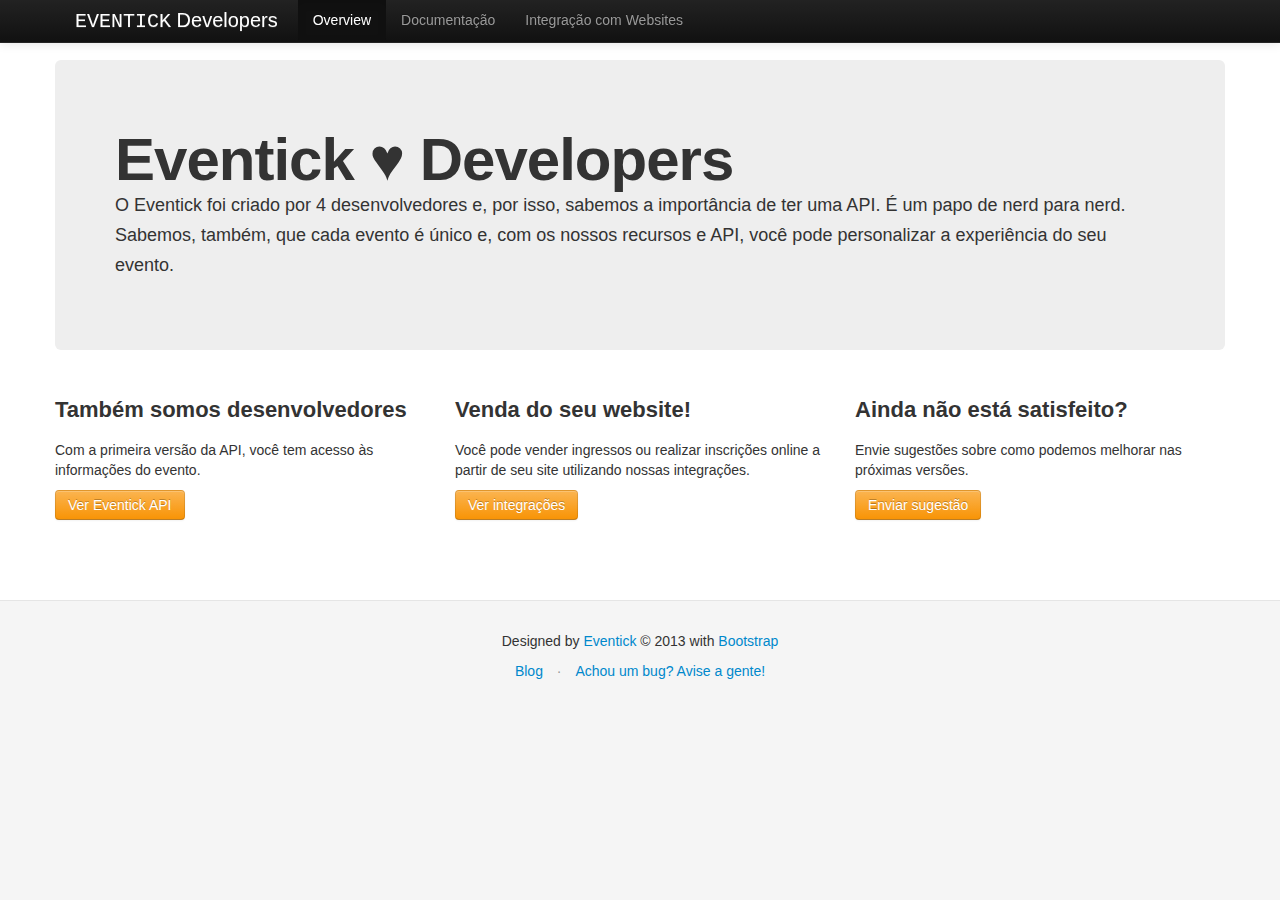
<file: index.html>
<!DOCTYPE html>
<html lang="pt-BR">
    <head>
        <meta charset="utf-8">
        <title>Eventick para desenvolvedores</title>
        <meta name="description" content="  ">

        <!-- styles -->
        <link href="assets/css/bootstrap.min.css" rel="stylesheet">
        <link href="assets/css/bootstrap-responsive.min.css" rel="stylesheet">
        <link href="assets/css/main.css" rel="stylesheet">
        <link href="assets/js/google-code-prettify/prettify.css" rel="stylesheet">
        <link href="http://desenvolvedor.eventick.com.br/integracao" rel="canonical">
    </head>
    <body>
        <div class="navbar navbar-inverse navbar-fixed-top">
            <div class="navbar-inner">
                <button type="button"class="btn btn-navbar" data-toggle="collapse" data-target=".nav-collapse">
                    <span class="icon-bar"></span>
                    <span class="icon-bar"></span>
                    <span class="icon-bar"></span>
                </button>
               <div class="container">
                    <a class="brand" href="./"><span>Eventick</span> Developers</a>
                <div class="nav-collapse collapse">
                    <ul class="nav">
                        <li class="active">
                            <a href="./">Overview</a>
                        </li>
                        <li>
                            <a href="./docs">Documentação</a>
                        </li>
                        <li>
                            <a href="./integracao">Integração com Websites</a>
                        </li>
                    </ul>
                </div><!-- /.collapse -->
               </div>
            </div>
        </div><!-- /.navbar -->
        <div class="wrap">
        <div class="container ">
        <div class="row">
            <div class="span12">
                            <header class="hero-unit">
                <div class="inner">
                    <h1>Eventick ♥ Developers</h1>
                    <p>O Eventick foi criado por 4 desenvolvedores e, por isso, sabemos a importância de ter uma API. É um papo de nerd para nerd. Sabemos, também, que cada evento é único e, com os nossos recursos e API, você pode personalizar a experiência do seu evento. </p>

                </div>
            </header>
            </div>
        </div>

            <div class="row">
                <div class="span4 box">
                    <h2>
                        Também somos desenvolvedores
                    </h2>
                    <p>Com a primeira versão da API, você tem acesso às informações do evento.</p>
                     <p class="download-info">
                         <a href="./docs" class="btn btn-warning" >Ver Eventick API</a>
                    </p>
                </div>
                <div class="span4 box">
                    <h2>
                        Venda do seu website!
                    </h2>
                    <p>Você pode vender ingressos ou realizar inscrições online a partir de seu site utilizando nossas integrações.</p>
                     <p class="download-info"><a href="./integracao" class="btn btn-warning" >Ver integrações</a></p>

                </div>
                <div class="span4 box">
                    <h2>
                        Ainda não está satisfeito?
                    </h2>
                    <p>Envie sugestões sobre como podemos melhorar nas próximas versões.</p>
                     <p class="download-info"><a href="mailto:api@eventick.com.br" class="btn btn-warning" >Enviar sugestão</a></p>
                </div>
            </div>
<!--
            <h2>Não sabe por onde começar?<small>Um veja os nossos clients</small></h2>
            <div class="row">
                <div class="span6">Ruby</div>
                <div class="span6">Javascript</div>
            </div> -->
        </div> <!-- /.contairner -->
        </div>
        <footer class="footer ">
          <div class="container">
            <p>Designed by <a href="http://www.eventick.com.br">Eventick</a> © 2013 with <a href="http://twitter.github.io/bootstrap/">Bootstrap</a></p>
            <ul class="footer-links inline">
              <li><a href="http://blog.eventick.com.br">Blog</a></li>
              <li class="muted">·</li>
              <li><a href="mailto:api@eventick.com.br">Achou um bug? Avise a gente!</a></li>
            </ul>
          </div>
        </footer>

        <script src="assets/js/jquery.js"></script>
        <script src="assets/js/bootstrap-transition.js"></script>
        <script src="assets/js/bootstrap-alert.js"></script>
        <script src="assets/js/bootstrap-modal.js"></script>
        <script src="assets/js/bootstrap-dropdown.js"></script>
        <script src="assets/js/bootstrap-scrollspy.js"></script>
        <script src="assets/js/bootstrap-tab.js"></script>
        <script src="assets/js/bootstrap-tooltip.js"></script>
        <script src="assets/js/bootstrap-popover.js"></script>
        <script src="assets/js/bootstrap-button.js"></script>
        <script src="assets/js/bootstrap-collapse.js"></script>
        <script src="assets/js/bootstrap-carousel.js"></script>
        <script src="assets/js/bootstrap-typeahead.js"></script>
        <script src="assets/js/bootstrap-affix.js"></script>

        <script src="assets/js/google-code-prettify/prettify.js"></script>

        <script>
  (function(i,s,o,g,r,a,m){i['GoogleAnalyticsObject']=r;i[r]=i[r]||function(){
  (i[r].q=i[r].q||[]).push(arguments)},i[r].l=1*new Date();a=s.createElement(o),
  m=s.getElementsByTagName(o)[0];a.async=1;a.src=g;m.parentNode.insertBefore(a,m)
  })(window,document,'script','//www.google-analytics.com/analytics.js','ga');

  ga('create', 'UA-26139355-4', 'eventick.com.br');
  ga('send', 'pageview');

</script>
    </body>
</html>
</file>
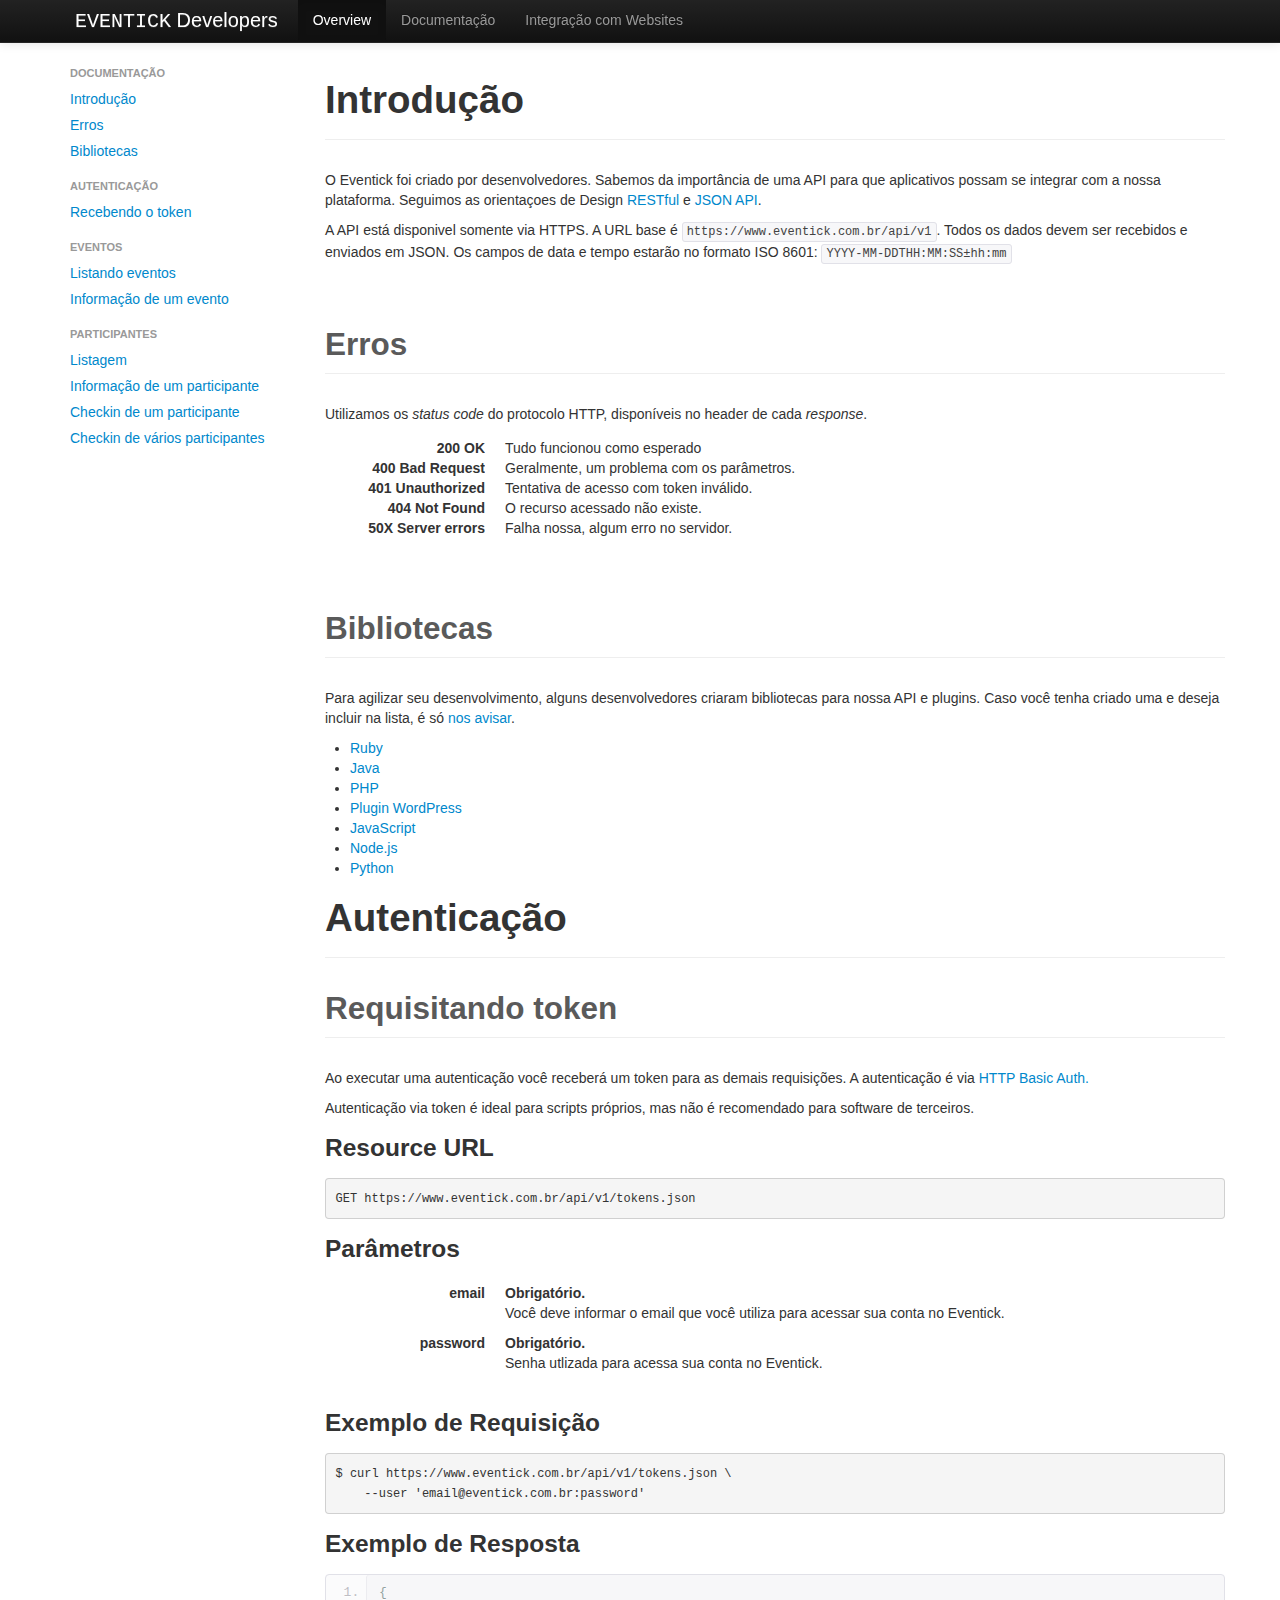
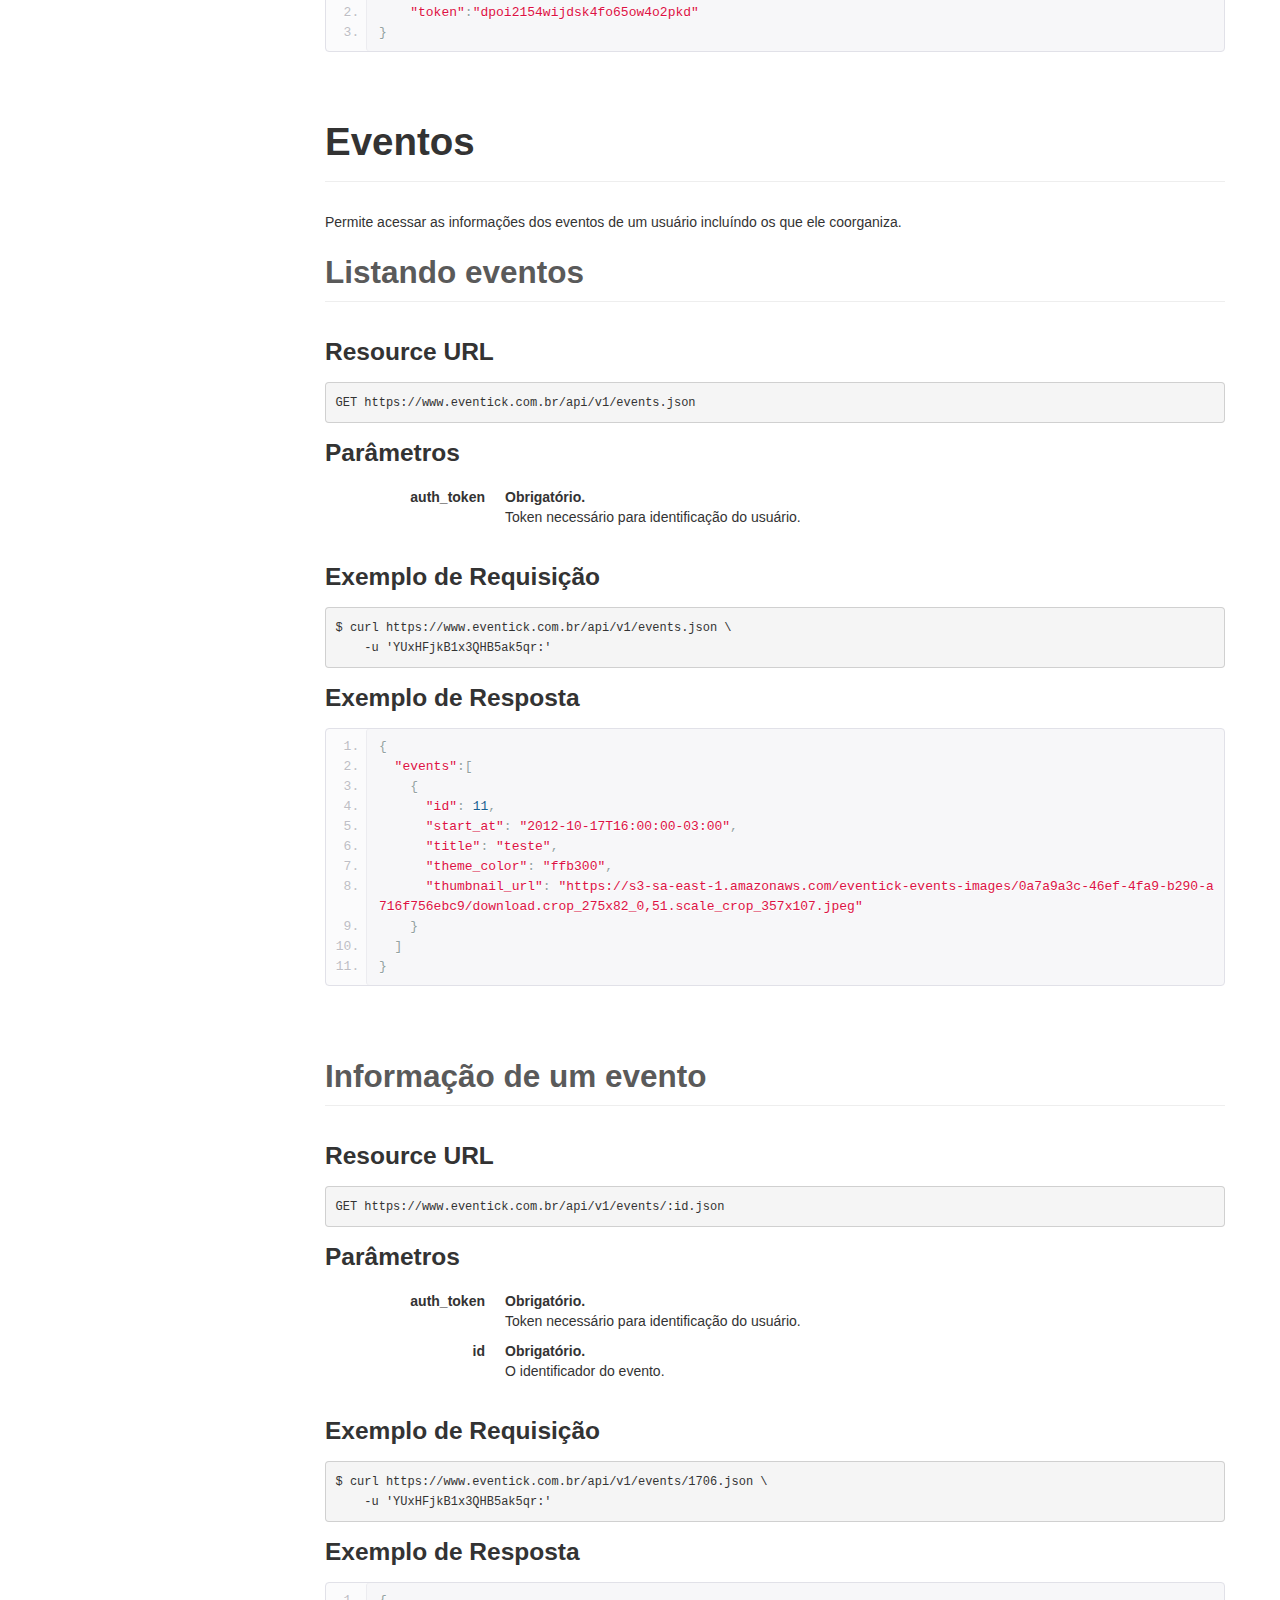
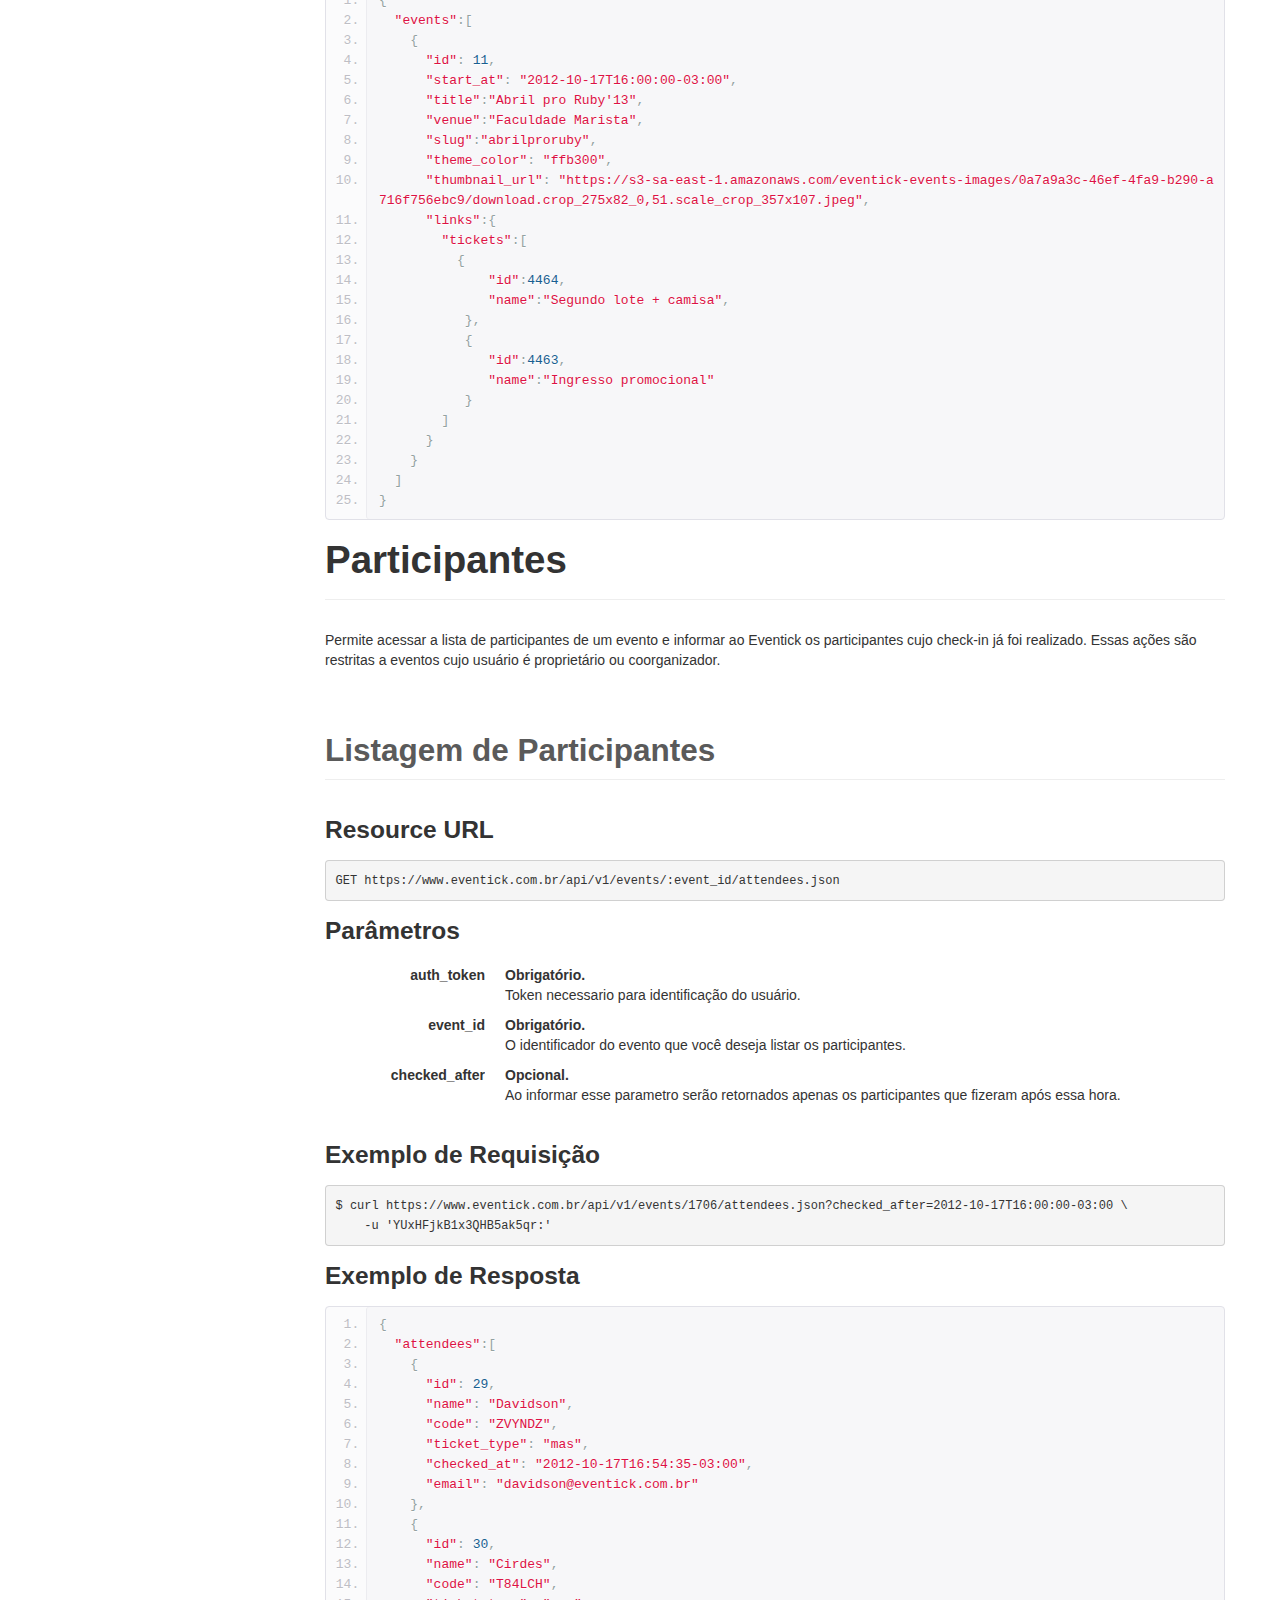
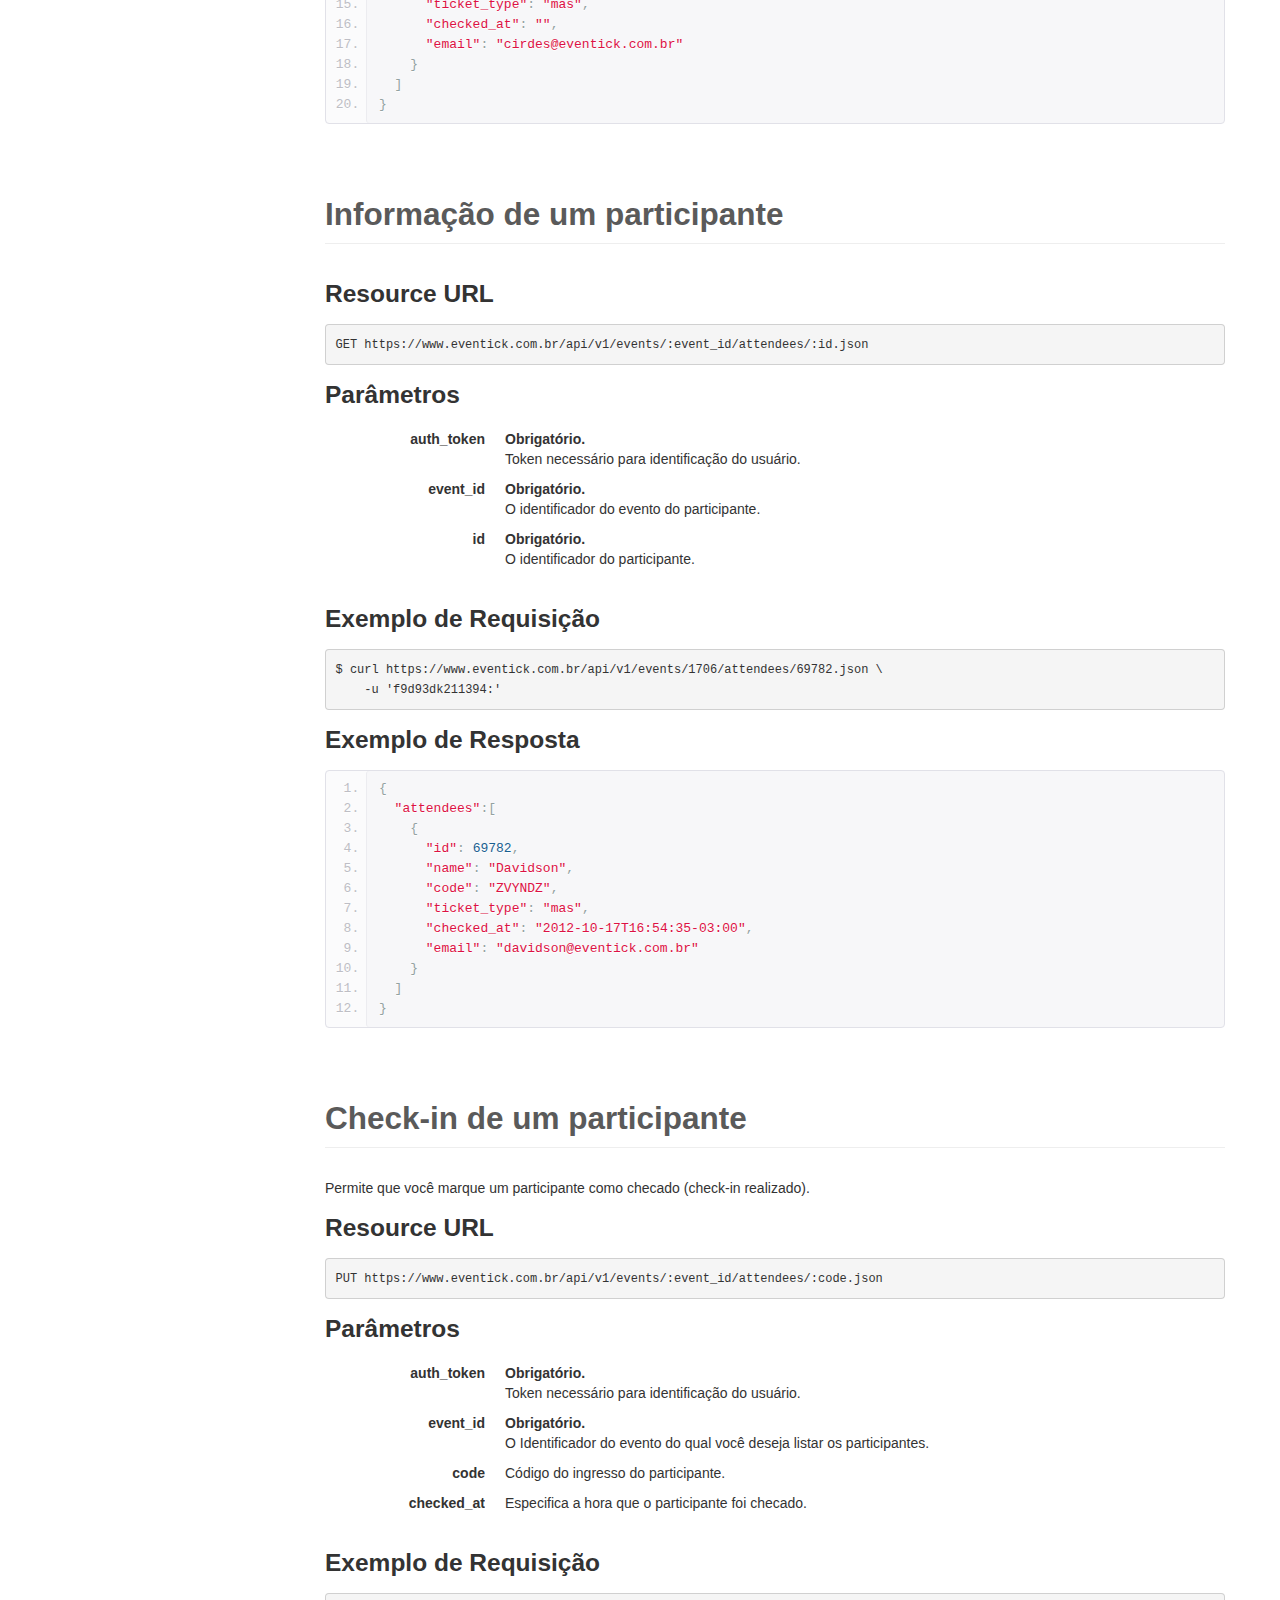
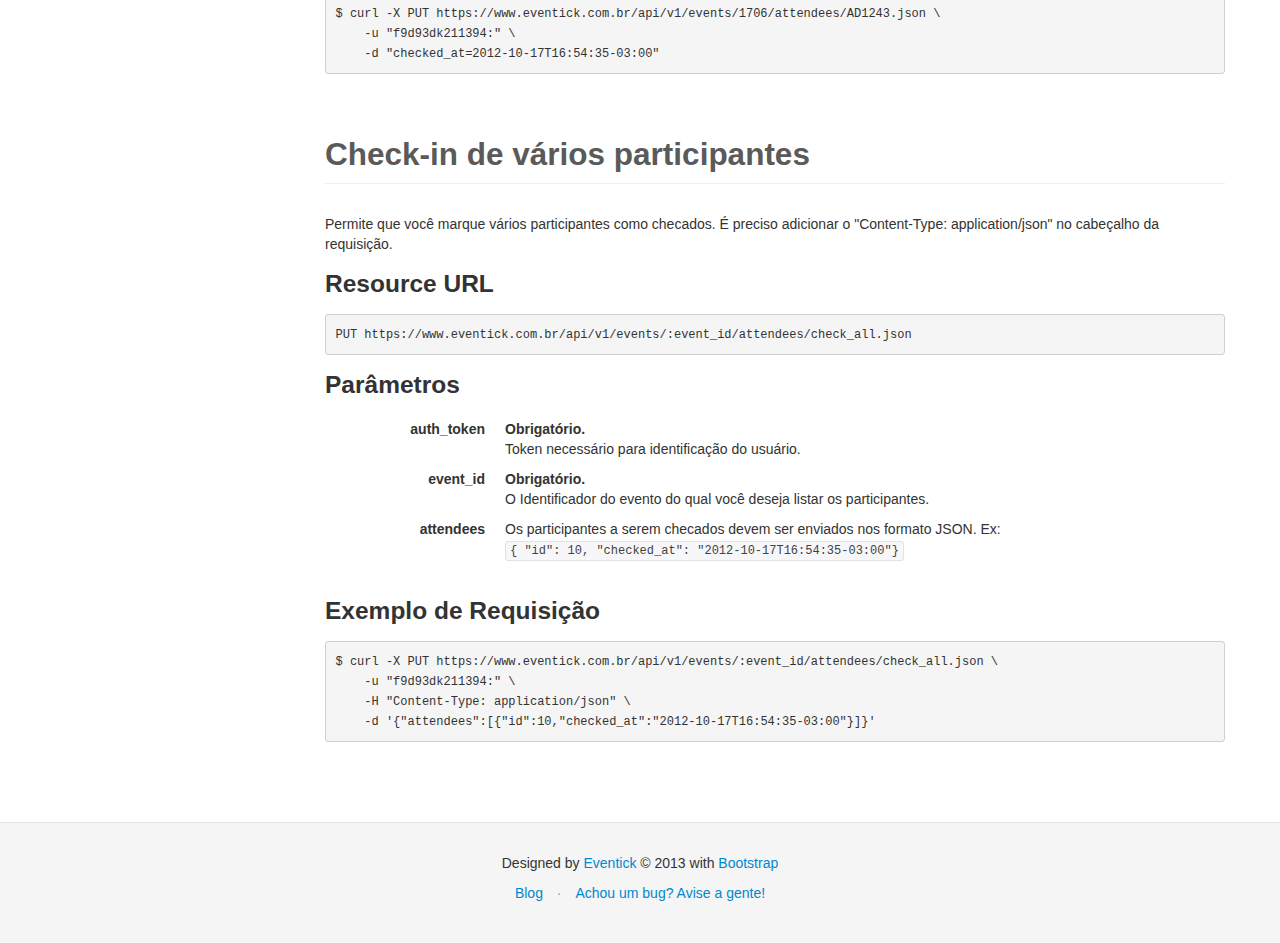
<file: docs.html>
<!DOCTYPE html>
<html lang="pt-BR">
<head>
  <meta charset="utf-8">
  <title>Documentação - Eventick Rest API V1</title>
  <meta name="description" content="  ">

  <!-- styles -->
  <link href="assets/css/bootstrap.min.css" rel="stylesheet">
  <link href="assets/css/bootstrap-responsive.min.css" rel="stylesheet">
  <link href="assets/css/main.css" rel="stylesheet">
  <link href="assets/js/google-code-prettify/prettify.css" rel="stylesheet">
  <link href="http://desenvolvedor.eventick.com.br/integracao" rel="canonical">
</head>
<body data-spy="scroll" data-target=".sidebar" data-offset-top="60">
  <div class="navbar navbar-inverse navbar-fixed-top" >
    <div class="navbar-inner">
      <button type="button"class="btn btn-navbar" data-toggle="collapse" data-target=".nav-collapse">
        <span class="icon-bar"></span>
        <span class="icon-bar"></span>
        <span class="icon-bar"></span>
      </button>
               <div class="container">
                    <a class="brand" href="./"><span>Eventick</span> Developers</a>
                <div class="nav-collapse collapse">
                    <ul class="nav">
                        <li class="active">
                            <a href="./">Overview</a>
                        </li>
                        <li>
                            <a href="./docs">Documentação</a>
                        </li>
                        <li>
                            <a href="./integracao">Integração com Websites</a>
                        </li>
                    </ul>
                </div><!-- /.collapse -->
               </div>
    </div>
  </div><!-- /.navbar -->


<div class="wrap">
  <div class="container">
    <div class="row">

      <div class="span3 sidebar">
        <ul class="nav nav-list" >
          <li class="nav-header">Documentação</li>
          <li><a href="#introducao">Introdução</a></li>
          <li><a href="#erros">Erros</a></li>
          <li><a href="#libaries">Bibliotecas</a></li>
          <li class="nav-header">Autenticação</li>
          <li><a href="#autenticao">Recebendo o token</a></li>
          <li class="nav-header">Eventos</li>
          <li><a href="#eventos-all">Listando eventos</a></li>
          <li><a href="#evento">Informação de um evento</a></li>
          <li class="nav-header">Participantes</li>
          <li><a href="#lista_part">Listagem</a></li>
          <li><a href="#participante">Informação de um participante</a></li>
          <li><a href="#check">Checkin de um participante</a></li>
          <li><a href="#check-all">Checkin de vários participantes</a></li>
        </ul>
      </div>
      <div class="span9">
        <div class="row">
          <section id="introducao">
            <div class="page-header">
              <h1>Introdução</h1>
            </div>
            <p>
              O Eventick foi criado por desenvolvedores. Sabemos da importância de uma API para
              que aplicativos possam se integrar com a nossa plataforma. Seguimos as orientaçoes de Design <a href="http://en.wikipedia.org/wiki/Representational_State_Transfer" target="_blank">RESTful</a> e  <a href="http://jsonapi.org/" target="_blank">JSON API</a>.
            </p>

            <p>A API está disponivel somente via HTTPS. A URL base é <code>https://www.eventick.com.br/api/v1</code>. Todos os dados devem ser recebidos e enviados em JSON. Os campos de data e tempo estarão no formato ISO 8601: <code>YYYY-MM-DDTHH:MM:SS±hh:mm</code></p>
            <section id="erros">
              <h2>Erros</h2>
              <p>Utilizamos os <i>status code</i> do protocolo HTTP, disponíveis no header de cada <i>response</i>.</p>

              <dl class="dl-horizontal">
                <dt>200 OK</dt> <dd>Tudo funcionou como esperado</dd>
                <dt>400 Bad Request</dt><dd>Geralmente, um problema com os parâmetros.</dd>
                <dt>401 Unauthorized</dt><dd>Tentativa de acesso com token inválido.</dd>
                <dt>404 Not Found</dt><dd>O recurso acessado não existe.</dd>
                <dt>50X Server errors</dt><dd>Falha nossa, algum erro no servidor.</dd>
              </dl>
            </section>

            <section id="libaries">
                <h2>Bibliotecas</h2>
                <p>Para agilizar seu desenvolvimento, alguns desenvolvedores criaram bibliotecas para nossa API e plugins. Caso você tenha criado uma e deseja incluir na lista, é só <a href="mailto:api@eventick.com.br">nos avisar</a>.</p>

                <ul>
                    <li><a href="https://github.com/lukelex/eventick_api">Ruby</a></li>
                    <li><a href="https://github.com/rodrigoalvesvieira/eventick-api">Java</a></li>
                    <li><a href="https://github.com/djalmaaraujo/eventickapi_php">PHP</a></li>
                    <li><a href="https://github.com/castroalves/wp-eventick">Plugin WordPress</a></li>
                    <li><a href="https://github.com/jugoncalves/eventick.js">JavaScript</a></li>
                    <li><a href="https://github.com/jeffersonmourak/node-eventick">Node.js</a></li>
                    <li><a href="https://github.com/hudsonbrendon/pyeventick">Python</a></li>
                </ul>
              </section>
          </section>

          <section id="autenticao">
            <div class="page-header">
              <h1>Autenticação</h1>
            </div>

            <h2>Requisitando token</h2>

            <p>Ao executar uma autenticação você receberá um token para as demais requisições. A autenticação é via <a href="http://en.wikipedia.org/wiki/Basic_access_authentication" target="_blank">HTTP Basic Auth.</a></p>
            <p>Autenticação via token é ideal para scripts próprios, mas não é recomendado para software de terceiros.</p>
            <h3>Resource URL</h3>
            <pre><code>GET https://www.eventick.com.br/api/v1/tokens.json</code></pre>

            <h3>Parâmetros</h3>
            <dl class="dl-horizontal">
              <dt>email</dt><dd><span>Obrigatório.</span><p>Você deve informar o email que você utiliza para acessar sua conta no Eventick.</p></dd>
              <dt>password</dt><dd><span>Obrigatório.</span><p>Senha utlizada para acessa sua conta no Eventick.</p></dd>
            </dl>

            <h3>Exemplo de Requisição</h3>

<pre><code>$ curl https://www.eventick.com.br/api/v1/tokens.json \
    --user 'email@eventick.com.br:password'</code></pre>

            <h3>Exemplo de Resposta</h3>
<pre class="prettyprint language-javascript linenums">
{
    "token":"dpoi2154wijdsk4fo65ow4o2pkd"
}</pre>
        </section>

        <section id="eventos">
          <section id="eventos-all">
            <div class="page-header">
              <h1>Eventos</h1>
            </div>
            <p>Permite acessar as informações dos eventos de um usuário incluíndo os que ele coorganiza.</p>

            <h2>Listando eventos</h2>

            <h3>Resource URL</h3>
            <pre><code>GET https://www.eventick.com.br/api/v1/events.json</code></pre>

            <h3>Parâmetros</h3>
            <dl class="dl-horizontal">
              <dt>auth_token</dt>
              <dd><span>Obrigatório.</span><p>Token necessário para identificação do usuário.</p></dd>
            </dl>


            <h3>Exemplo de Requisição</h3>
<pre><code>$ curl https://www.eventick.com.br/api/v1/events.json \
    -u 'YUxHFjkB1x3QHB5ak5qr:'</code></pre>

            <h3>Exemplo de Resposta</h3>
<pre class="prettyprint language-javascript linenums">
{
  "events":[
    {
      "id": 11,
      "start_at": "2012-10-17T16:00:00-03:00",
      "title": "teste",
      "theme_color": "ffb300",
      "thumbnail_url": "https://s3-sa-east-1.amazonaws.com/eventick-events-images/0a7a9a3c-46ef-4fa9-b290-a716f756ebc9/download.crop_275x82_0,51.scale_crop_357x107.jpeg"
    }
  ]
}
</pre>
          </section>

          <section id="evento">
            <h2>Informação de um evento</h2>

            <h3>Resource URL</h3>
            <pre><code>GET https://www.eventick.com.br/api/v1/events/:id.json</code></pre>

            <h3>Parâmetros</h3>
            <dl class="dl-horizontal">
              <dt>auth_token</dt>
              <dd><span>Obrigatório.</span><p>Token necessário para identificação do usuário.</p></dd>
              <dt>id</dt>
              <dd><span>Obrigatório.</span><p>O identificador do evento.</p></dd>
            </dl>

            <h3>Exemplo de Requisição</h3>
<pre><code>$ curl https://www.eventick.com.br/api/v1/events/1706.json \
    -u 'YUxHFjkB1x3QHB5ak5qr:'</code></pre>

            <h3>Exemplo de Resposta</h3>
<pre class="prettyprint language-javascript linenums">
{
  "events":[
    {
      "id": 11,
      "start_at": "2012-10-17T16:00:00-03:00",
      "title":"Abril pro Ruby'13",
      "venue":"Faculdade Marista",
      "slug":"abrilproruby",
      "theme_color": "ffb300",
      "thumbnail_url": "https://s3-sa-east-1.amazonaws.com/eventick-events-images/0a7a9a3c-46ef-4fa9-b290-a716f756ebc9/download.crop_275x82_0,51.scale_crop_357x107.jpeg",
      "links":{
        "tickets":[
          {
              "id":4464,
              "name":"Segundo lote + camisa",
           },
           {
              "id":4463,
              "name":"Ingresso promocional"
           }
        ]
      }
    }
  ]
}
</pre>
          </section><!-- /#evento -->
        </section><!-- /#eventos -->

        <section id="participantes">
          <div class="page-header">
            <h1>Participantes</h1>
          </div>
          <p>Permite acessar a lista de participantes de um evento e informar ao Eventick os participantes cujo check-in já foi realizado. Essas ações são restritas a eventos cujo usuário é proprietário ou coorganizador. </p>

          <section id="lista_part">
            <h2>Listagem de Participantes</h2>
            <h3>Resource URL</h3>
            <pre><code>GET https://www.eventick.com.br/api/v1/events/:event_id/attendees.json</code></pre>

            <h3>Parâmetros</h3>

            <dl class="dl-horizontal">
              <dt>auth_token</dt>
              <dd><span>Obrigatório.</span><p>Token necessario para identificação do usuário.</p></dd>
              <dt>event_id</dt>
              <dd><span>Obrigatório.</span><p>O identificador do evento que você deseja listar os participantes.</p></dd>
              <dt>checked_after</dt>
              <dd>
                  <span>Opcional.</span>
                  <p>Ao informar esse parametro serão retornados apenas os participantes que fizeram após essa hora.</p>
                </dd>
            </dl>


            <h3>Exemplo de Requisição</h3>
<pre><code>$ curl https://www.eventick.com.br/api/v1/events/1706/attendees.json?checked_after=2012-10-17T16:00:00-03:00 \
    -u 'YUxHFjkB1x3QHB5ak5qr:'</code></pre>

            <h3>Exemplo de Resposta</h3>
<pre class="prettyprint language-javascript linenums">
{
  "attendees":[
    {
      "id": 29,
      "name": "Davidson",
      "code": "ZVYNDZ",
      "ticket_type": "mas",
      "checked_at": "2012-10-17T16:54:35-03:00",
      "email": "davidson@eventick.com.br"
    },
    {
      "id": 30,
      "name": "Cirdes",
      "code": "T84LCH",
      "ticket_type": "mas",
      "checked_at": "",
      "email": "cirdes@eventick.com.br"
    }
  ]
}
</pre>
          </section><!-- /#lista_part -->

          <section id="participante">
            <h2>Informação de um participante</h2>
            <h3>Resource URL</h3>
            <pre><code>GET https://www.eventick.com.br/api/v1/events/:event_id/attendees/:id.json</code></pre>

            <h3>Parâmetros</h3>

            <dl class="dl-horizontal">
              <dt>auth_token</dt>
              <dd><span>Obrigatório.</span><p>Token necessário para identificação do usuário.</p></dd>
              <dt>event_id</dt>
              <dd><span>Obrigatório.</span><p>O identificador do evento do participante.</p></dd>
              <dt>id</dt>
              <dd><span>Obrigatório.</span><p>O identificador do participante.</p></dd>
            </dl>


            <h3>Exemplo de Requisição</h3>
<pre><code>$ curl https://www.eventick.com.br/api/v1/events/1706/attendees/69782.json \
    -u 'f9d93dk211394:'</code></pre>

            <h3>Exemplo de Resposta</h3>
<pre class="prettyprint language-javascript linenums">
{
  "attendees":[
    {
      "id": 69782,
      "name": "Davidson",
      "code": "ZVYNDZ",
      "ticket_type": "mas",
      "checked_at": "2012-10-17T16:54:35-03:00",
      "email": "davidson@eventick.com.br"
    }
  ]
}
</pre>
          </section><!-- /#lista_part -->

          <section id="check">
            <h2>Check-in de um participante</h2>

            <p>Permite que você marque um participante como checado (check-in realizado).</p>
            <h3>Resource URL</h3>
            <pre><code>PUT https://www.eventick.com.br/api/v1/events/:event_id/attendees/:code.json</code></pre>

            <h3>Parâmetros</h3>
            <dl class="dl-horizontal">
              <dt>auth_token</dt>
              <dd><span>Obrigatório.</span><p>Token necessário para identificação do usuário.</p></dd>
              <dt>event_id</dt>
              <dd><span>Obrigatório.</span><p>O Identificador do evento do qual você deseja listar os participantes.</p></dd>
              <dt>code</dt>
              <dd><p>Código do ingresso do participante.</p></dd>
              <dt>checked_at</dt>
              <dd><p>Especifica a hora que o participante foi checado.</p></dd>
            </dl>

            <h3>Exemplo de Requisição</h3>
<pre><code>$ curl -X PUT https://www.eventick.com.br/api/v1/events/1706/attendees/AD1243.json \
    -u "f9d93dk211394:" \
    -d "checked_at=2012-10-17T16:54:35-03:00" </code></pre>
          </section><!-- /#checking -->

          <section id="check-all">
            <h2>Check-in de vários participantes</h2>

            <p>Permite que você marque vários participantes como checados. É preciso adicionar o "Content-Type: application/json" no cabeçalho da requisição.</p>
            <h3>Resource URL</h3>
            <pre><code>PUT https://www.eventick.com.br/api/v1/events/:event_id/attendees/check_all.json</code></pre>

            <h3>Parâmetros</h3>
            <dl class="dl-horizontal">
              <dt>auth_token</dt>
              <dd><span>Obrigatório.</span><p>Token necessário para identificação do usuário.</p></dd>
              <dt>event_id</dt>
              <dd><span>Obrigatório.</span><p>O Identificador do evento do qual você deseja listar os participantes.</p></dd>
              <dt>attendees</dt>
              <dd><p>Os participantes a serem checados devem ser enviados nos formato JSON. Ex: <code>{ "id": 10, "checked_at": "2012-10-17T16:54:35-03:00"}</code></p></dd>
            </dl>

            <h3>Exemplo de Requisição</h3>
<pre><code>$ curl -X PUT https://www.eventick.com.br/api/v1/events/:event_id/attendees/check_all.json \
    -u "f9d93dk211394:" \
    -H "Content-Type: application/json" \
    -d '{"attendees":[{"id":10,"checked_at":"2012-10-17T16:54:35-03:00"}]}'</code></pre>
          </section><!-- /#checking -->
        </section><!-- /#participantes-->
      </div>
    </div>
  </div>
</div>
</div>
<footer class="footer">
  <div class="container">
    <p>Designed by <a href="http://www.eventick.com.br">Eventick</a> © 2013 with <a href="http://twitter.github.io/bootstrap/">Bootstrap</a></p>
    <ul class="footer-links inline">
      <li><a href="http://blog.eventick.com.br">Blog</a></li>
      <li class="muted">·</li>
      <li><a href="mailto:api@eventick.com.br">Achou um bug? Avise a gente!</a></li>
    </ul>
  </div>
</footer>

<script src="assets/js/jquery.js"></script>
<script src="assets/js/bootstrap-transition.js"></script>
<script src="assets/js/bootstrap-alert.js"></script>
<script src="assets/js/bootstrap-modal.js"></script>
<script src="assets/js/bootstrap-dropdown.js"></script>
<script src="assets/js/bootstrap-scrollspy.js"></script>
<script src="assets/js/bootstrap-tab.js"></script>
<script src="assets/js/bootstrap-tooltip.js"></script>
<script src="assets/js/bootstrap-popover.js"></script>
<script src="assets/js/bootstrap-button.js"></script>
<script src="assets/js/bootstrap-collapse.js"></script>
<script src="assets/js/bootstrap-carousel.js"></script>
<script src="assets/js/bootstrap-typeahead.js"></script>
<script src="assets/js/bootstrap-affix.js"></script>

<script src="assets/js/google-code-prettify/prettify.js"></script>

<script src="assets/js/main.js"></script>
<script>
!function ($) {
  $(function(){
    window.prettyPrint && prettyPrint()
  })
}(window.jQuery)
</script>

    <script>
  (function(i,s,o,g,r,a,m){i['GoogleAnalyticsObject']=r;i[r]=i[r]||function(){
  (i[r].q=i[r].q||[]).push(arguments)},i[r].l=1*new Date();a=s.createElement(o),
  m=s.getElementsByTagName(o)[0];a.async=1;a.src=g;m.parentNode.insertBefore(a,m)
  })(window,document,'script','//www.google-analytics.com/analytics.js','ga');

  ga('create', 'UA-26139355-4', 'eventick.com.br');
  ga('send', 'pageview');

</script>

</body>
</html>
</file>
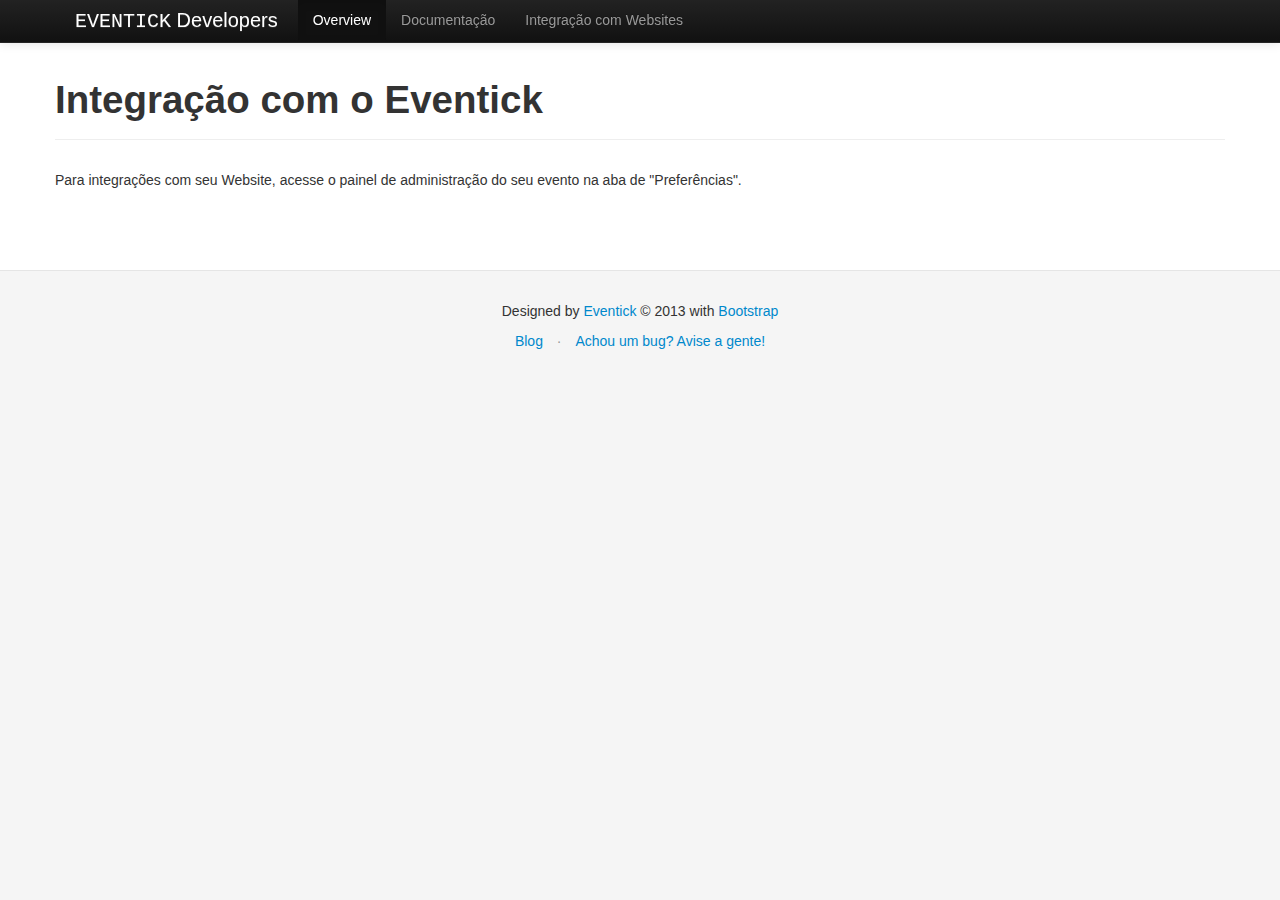
<file: integracao.html>
<!DOCTYPE html>
<html lang="pt-BR">

<head>
    <meta charset="utf-8">
    <title>Guia de integração - Eventick Widgets</title>
    <meta name="description" content="  ">

    <!-- styles -->
    <link href="assets/css/bootstrap.min.css" rel="stylesheet">
    <link href="assets/css/bootstrap-responsive.min.css" rel="stylesheet">
    <link href="assets/css/main.css" rel="stylesheet">
    <link href="assets/js/google-code-prettify/prettify.css" rel="stylesheet">
    <link href="http://desenvolvedor.eventick.com.br/integracao" rel="canonical">
</head>

<body>
    <div class="navbar navbar-inverse navbar-fixed-top">
        <div class="navbar-inner">
            <button type="button" class="btn btn-navbar" data-toggle="collapse" data-target=".nav-collapse">
                <span class="icon-bar"></span>
                <span class="icon-bar"></span>
                <span class="icon-bar"></span>
            </button>
            <div class="container">
                <a class="brand" href="./"><span>Eventick</span> Developers</a>
                <div class="nav-collapse collapse">
                    <ul class="nav">
                        <li class="active">
                            <a href="./">Overview</a>
                        </li>
                        <li>
                            <a href="./docs">Documentação</a>
                        </li>
                        <li>
                            <a href="./integracao">Integração com Websites</a>
                        </li>
                    </ul>
                </div>
                <!-- /.collapse -->
            </div>
        </div>
    </div>
    <!-- /.navbar -->

    <div class="wrap">
        <div class="container">
            <div class="page-header">
                <h1>Integração com o Eventick</h1>
            </div>
            <p>Para integrações com seu Website, acesse o painel de administração do seu evento na aba de "Preferências".</p>
        </div>
        <!-- /.container -->

    </div>





    <footer class="footer">
        <div class="container">
            <p>Designed by <a href="http://www.eventick.com.br">Eventick</a> © 2013 with <a href="http://twitter.github.io/bootstrap/">Bootstrap</a></p>
            <ul class="footer-links inline">
                <li><a href="http://blog.eventick.com.br">Blog</a></li>
                <li class="muted">·</li>
                <li><a href="mailto:api@eventick.com.br">Achou um bug? Avise a gente!</a></li>
            </ul>
        </div>
    </footer>

    <script src="assets/js/jquery.js"></script>
    <script src="assets/js/bootstrap-transition.js"></script>
    <script src="assets/js/bootstrap-alert.js"></script>
    <script src="assets/js/bootstrap-modal.js"></script>
    <script src="assets/js/bootstrap-dropdown.js"></script>
    <script src="assets/js/bootstrap-scrollspy.js"></script>
    <script src="assets/js/bootstrap-tab.js"></script>
    <script src="assets/js/bootstrap-tooltip.js"></script>
    <script src="assets/js/bootstrap-popover.js"></script>
    <script src="assets/js/bootstrap-button.js"></script>
    <script src="assets/js/bootstrap-collapse.js"></script>
    <script src="assets/js/bootstrap-carousel.js"></script>
    <script src="assets/js/bootstrap-typeahead.js"></script>
    <script src="assets/js/bootstrap-affix.js"></script>

    <script src="assets/js/google-code-prettify/prettify.js"></script>

    <script src="assets/js/websites.js"></script>

    <script>
        (function(i, s, o, g, r, a, m) {
            i['GoogleAnalyticsObject'] = r;
            i[r] = i[r] || function() {
                (i[r].q = i[r].q || []).push(arguments)
            }, i[r].l = 1 * new Date();
            a = s.createElement(o),
                m = s.getElementsByTagName(o)[0];
            a.async = 1;
            a.src = g;
            m.parentNode.insertBefore(a, m)
        })(window, document, 'script', '//www.google-analytics.com/analytics.js', 'ga');

        ga('create', 'UA-26139355-4', 'eventick.com.br');
        ga('send', 'pageview');
    </script>
</body>

</html>
</file>
<file: assets/css/main.css>
body {
    background-color: #f5f5f5;
}

.navbar-fixed-top .brand {
    padding-right: 0;
    padding-left: 0;
    margin-left: 20px;
    margin-right: 20px;
    font-weight: normal;
    color: #FFF;
    text-shadow: 0 1px 0 rgba(255,255,255,.1), 0 0 30px rgba(255,255,255,.125);
    -webkit-transition: all .2s linear;
    -moz-transition: all .2s linear;
    transition: all .2s linear; 
}

.navbar-fixed-top .brand span { 
        font-family: Arvo, Rockwell, "Courier New", Courier, Georgia,
                 Times, "Times New Roman", serif;
        text-transform: uppercase;
}

.wrap {
    padding: 60px 0 70px;
    
    background-color: #fff;
}

section {
    padding-top: 30px;
}

.row > section {
    padding-top: 0;
}


section h2 {
    padding-bottom: 9px;
    margin: 20px 0 30px;
    border-bottom: 1px solid #eee;
    color: #5A5A5A;
}

code {
    color: #424242;
} 

.box h2{ 
    font-size: 22px;
}

.footer {
    text-align: center;
    padding: 30px 0;
    border-top: 1px solid #e5e5e5;
    background-color: #f5f5f5;
    height:60px;
}

.sticky {
   position:fixed;
   left:0px;
   bottom:0px;
   width:100%;
}

.nav-list {
    width: 170px;
}

dd > span {
    font-weight:bold;
}

@media (min-width: 1200px) {
    .nav-list {
        width: 220px;
    }
}

@media (max-width: 980px) {
    body{ 
        padding-top: 0;
    }

    .nav-list {
        top: 0;
        width: 218px;
        margin-top: 30px;
        margin-right: 0;
    }
}

.affix-bottom {
    position: fixed;
}

textarea {
    height: 130px;
}

@media (max-width: 979px) and (min-width: 768px) {
    .nav-list {
        width: 120px;

    }
}


@media (max-width: 767px){
    .nav-list {
        width: auto;
    }

    .nav-list.affix {
        position: static;
        width: auto;
        top: 0;
    }
}
</file>
<file: assets/js/google-code-prettify/prettify.css>
.com { color: #93a1a1; }
.lit { color: #195f91; }
.pun, .opn, .clo { color: #93a1a1; }
.fun { color: #dc322f; }
.str, .atv { color: #D14; }
.kwd, .prettyprint .tag { color: #1e347b; }
.typ, .atn, .dec, .var { color: teal; }
.pln { color: #48484c; }

.prettyprint {
  padding: 8px;
  background-color: #f7f7f9;
  border: 1px solid #e1e1e8;
}
.prettyprint.linenums {
  -webkit-box-shadow: inset 40px 0 0 #fbfbfc, inset 41px 0 0 #ececf0;
     -moz-box-shadow: inset 40px 0 0 #fbfbfc, inset 41px 0 0 #ececf0;
          box-shadow: inset 40px 0 0 #fbfbfc, inset 41px 0 0 #ececf0;
}

/* Specify class=linenums on a pre to get line numbering */
ol.linenums {
  margin: 0 0 0 33px; /* IE indents via margin-left */
}
ol.linenums li {
  padding-left: 12px;
  color: #bebec5;
  line-height: 20px;
  text-shadow: 0 1px 0 #fff;
}
</file>
